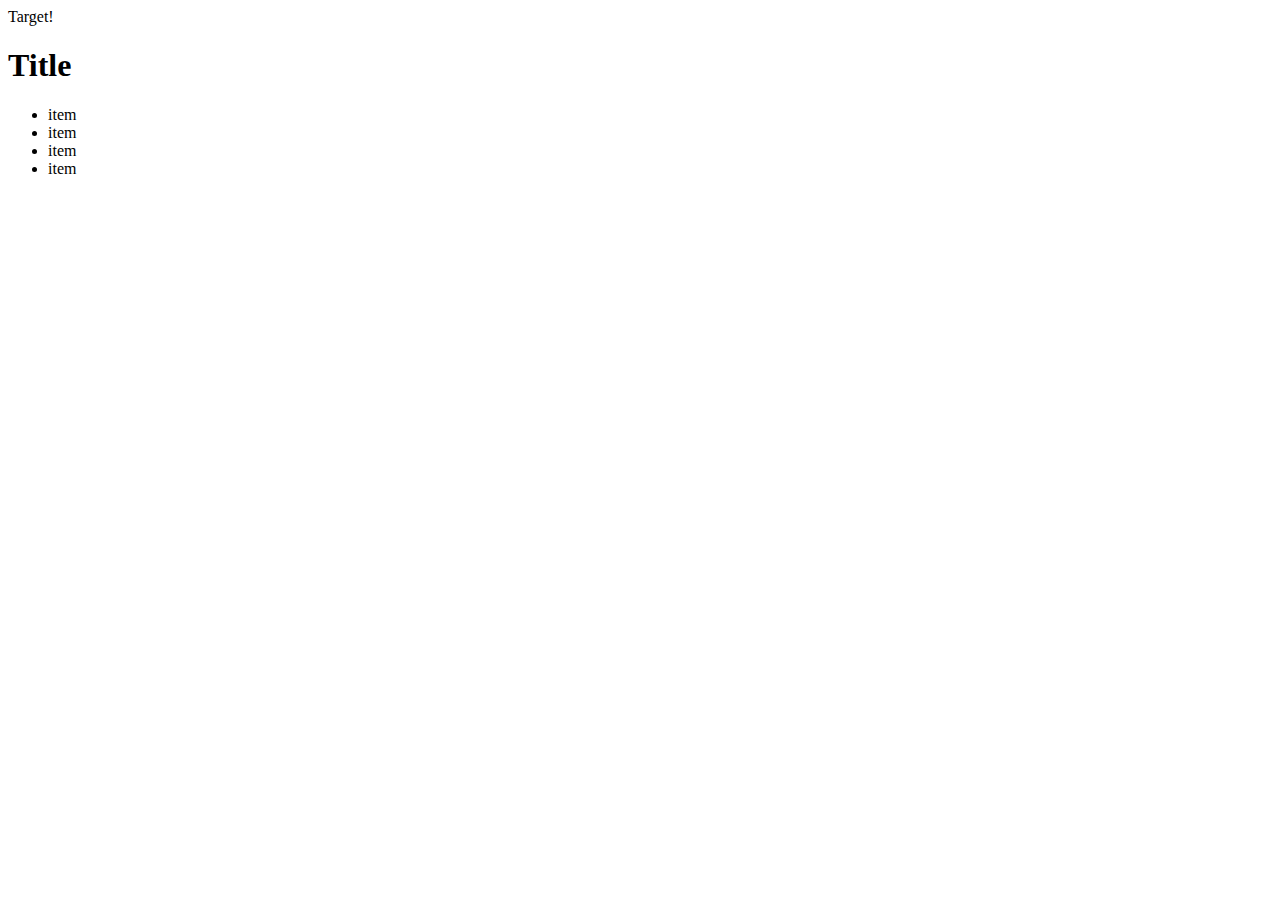
<file: Dotinstall/JavaScriptBasics/index.html>
<!DOCTYPE html>
<html lang=ja>
	<head>
		<meta charset="utf-8">
		<title>Javascript Basics</title>
	</head>
	<body>
		<!-- <script src="js/main.js"></script> -->
		<!-- <script src="js/main2.js"></script> -->
		<script src="js/main3.js"></script>

		<div id="target">Target!</div>
		<h1>Title</h1>
		<ul>
			<li>item</li>
			<li>item</li>
			<li>item</li>
			<li>item</li>
		</ul>
	</body>
</html>
</file>
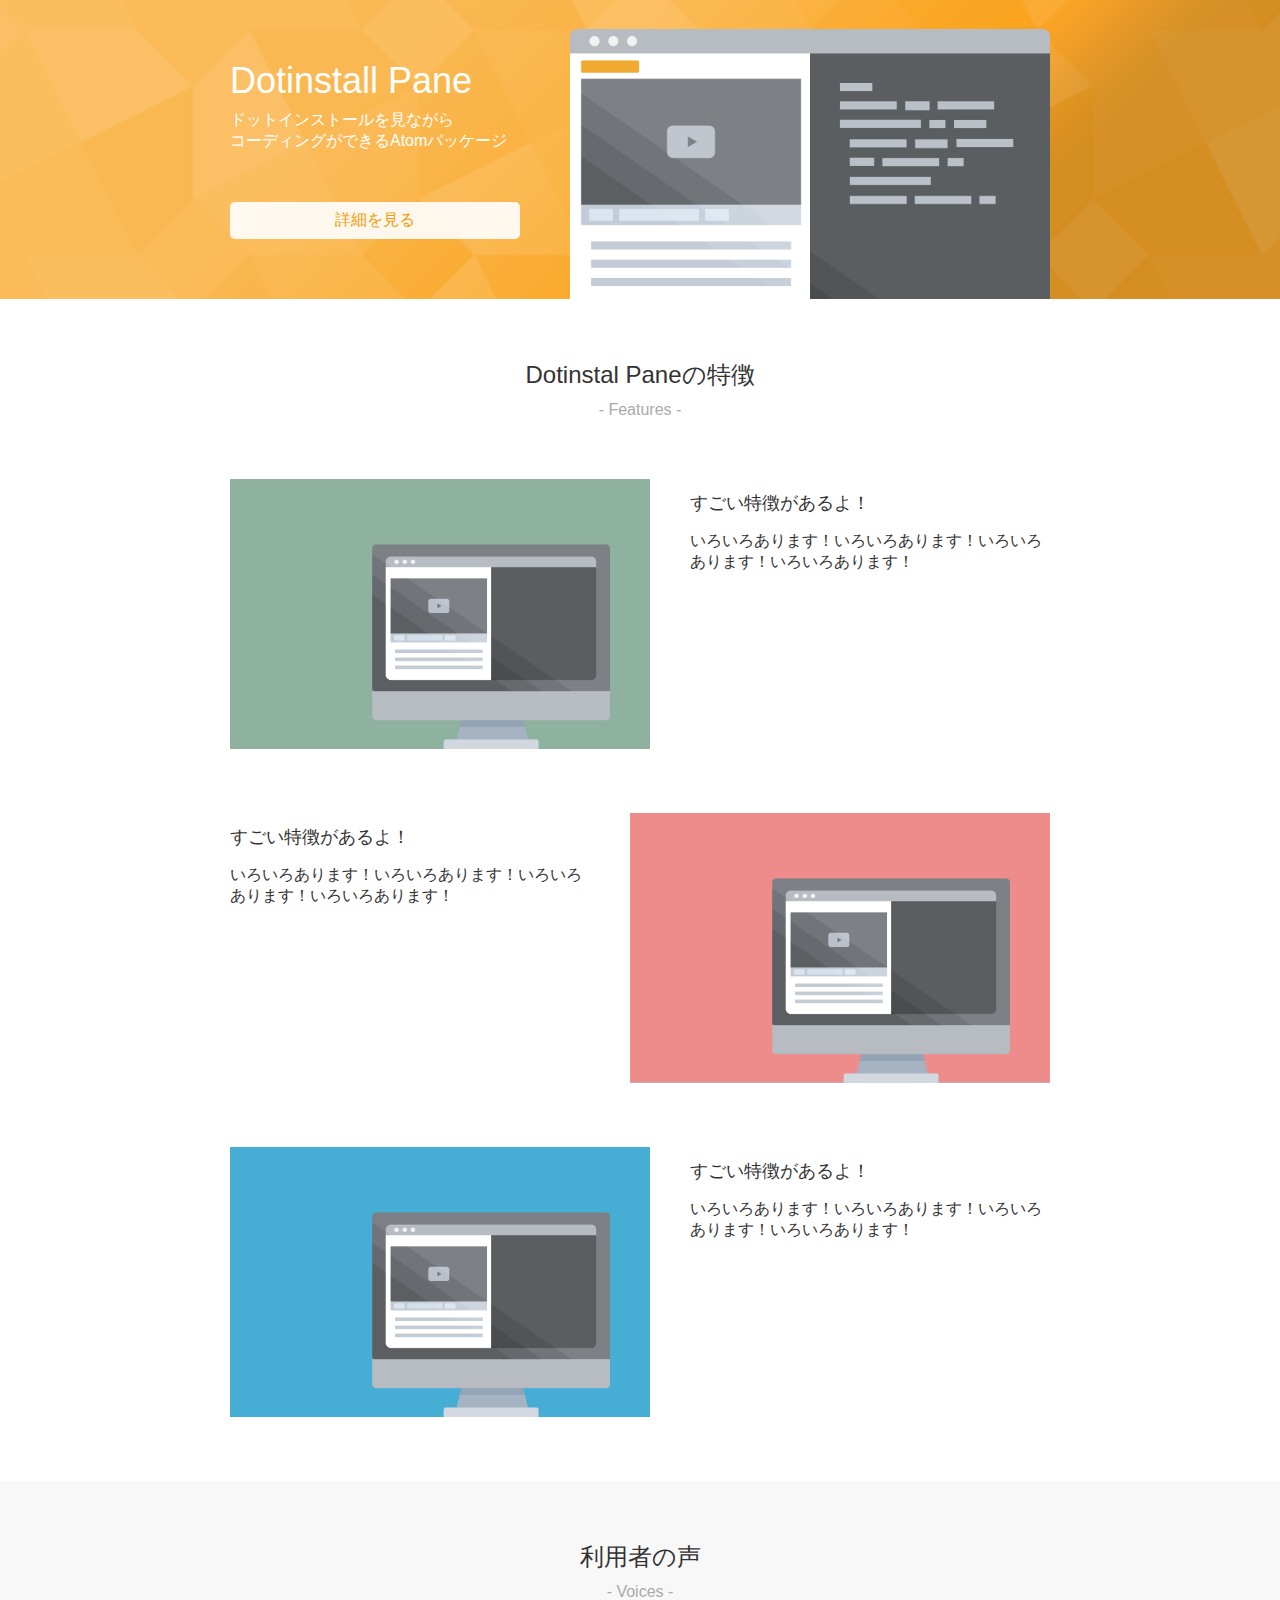
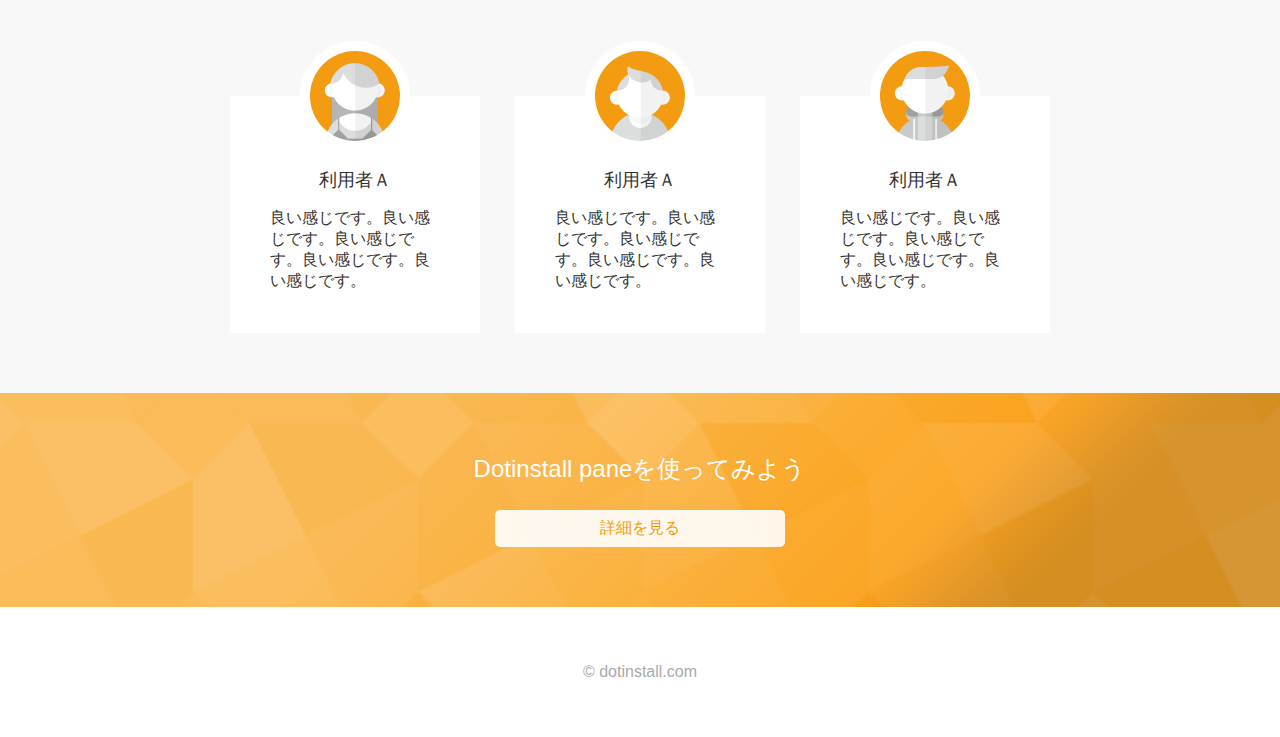
<file: Dotinstall/MyDotinstallPane/index.html>
<!DOCTYPE html>
<html lang="ja">
	<head>
		<meta charset="utf-8">
		<title>Dotinstal paneを使ってみよう</title>
		<link rel="icon" href="favicon.ico">
		<link rel="stylesheet" href="https://use.fontawesome.com/releases/v5.8.1/css/all.css" integrity="sha384-50oBUHEmvpQ+1lW4y57PTFmhCaXp0ML5d60M1M7uH2+nqUivzIebhndOJK28anvf" crossorigin="anonymous">
		<link rel="stylesheet" href="css/styles.css">
	</head>
	<body>
		<header class="orange-bg">
			<div class="container">
				<h1>Dotinstall Pane</h1>
				<p>
					ドットインストールを見ながら<br>
					コーディングができるAtomパッケージ
				</p>
				<a href="#" target="_blank" class="btn">
					詳細を見る
					<i class="fas fa-external-link-alt"></i>
				</a>
				<img src="img/top.png" width="480" height="270" alt="Dotinstal Paneの画像">
			</div>
		</header>

		<section class="features">
			<div class="container">
				<h1 data-subtitle="- Features -" class="section-title">Dotinstal Paneの特徴</h1>
				<section class="feature">
					<img src="img/feature1.png" width="420" height="270" alt="特徴1">
					<div class="desc">
						<h1>すごい特徴があるよ！</h1>
						<p>いろいろあります！いろいろあります！いろいろあります！いろいろあります！</p>
					</div>
				</section>

				<section class="feature">
					<img src="img/feature2.png" width="420" height="270" alt="特徴2">
					<div class="desc">
						<h1>すごい特徴があるよ！</h1>
						<p>いろいろあります！いろいろあります！いろいろあります！いろいろあります！</p>
					</div>
				</section>

				<section class="feature">
					<img src="img/feature3.png" width="420" height="270" alt="特徴3">
					<div class="desc">
						<h1>すごい特徴があるよ！</h1>
						<p>いろいろあります！いろいろあります！いろいろあります！いろいろあります！</p>
					</div>
				</section>
			</div>
		</section>

		<section class="voices">
			<div class="container">
				<h1 data-subtitle="- Voices -" class="section-title">利用者の声</h1>

				<div class="flex">
					<section class="voice">
						<img src="img/user1.png" width="90" height="90" alt="利用者Ａ">
						<h1>利用者Ａ</h1>
						<p>良い感じです。良い感じです。良い感じです。良い感じです。良い感じです。</p>
					</section>

					<section class="voice">
						<img src="img/user2.png" width="90" height="90" alt="利用者B">
						<h1>利用者Ａ</h1>
						<p>良い感じです。良い感じです。良い感じです。良い感じです。良い感じです。</p>
					</section>

					<section class="voice">
						<img src="img/user3.png" width="90" height="90" alt="利用者C">
						<h1>利用者Ａ</h1>
						<p>良い感じです。良い感じです。良い感じです。良い感じです。良い感じです。</p>
					</section>
				</div>
			</div>
		</section>

		<section class="call-to-action orange-bg">
			<div class="container">
				<h1 class="section-title">
					Dotinstall paneを使ってみよう
				</h1>
				<a href="#" target="_blank" class="btn">
					詳細を見る
					<i class="fas fa-external-link-alt"></i>
				</a>
			</div>
		</section>
		<footer>
			<p>&copy; dotinstall.com</p>
		</footer>
	</body>
</html>
</file>
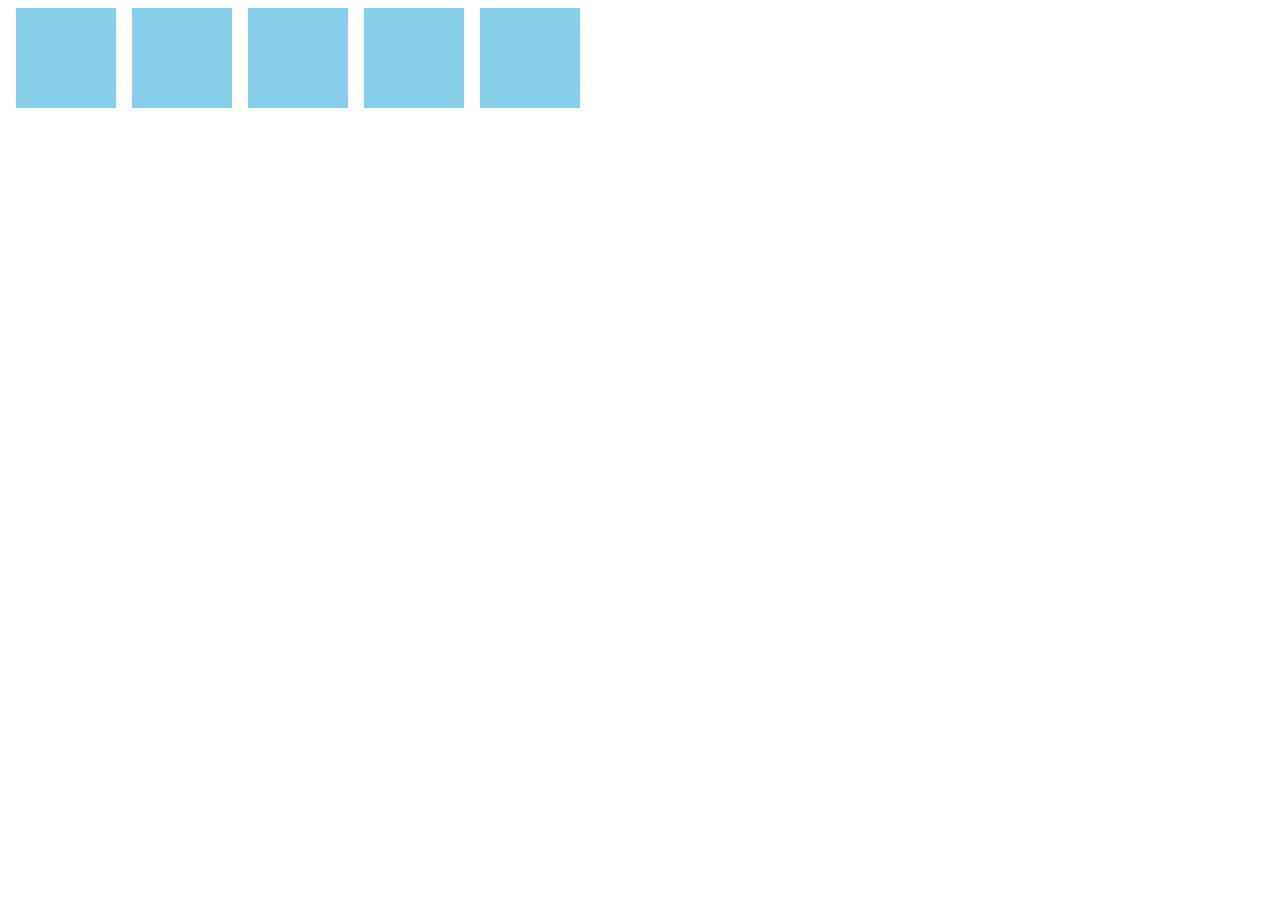
<file: Dotinstall/MyJSPractice/index.html>
<!DOCTYPE html>
<html lang=ja>
	<head>
		<meta charset="utf-8">
		<title>JavaScript Practice</title>
		<link rel="stylesheet" href="css/styles.css">
		<!-- <script type="text/javascript" src="js/main.js"></script> -->
	</head>
	<body>
		<script>
			'use strict'

			const num = 5;
			const winner = Math.floor(Math.random() * num); //0-4

			for( let i = 0; i<  num; i++){
				const div =document.createElement('div');
				div.classList.add('box');

				if( i === winner ){
					div.dataset.result = 'win';
				}else{
					div.dataset.result = 'lose';
				}

				div.addEventListener('click' , function(){
					if(div.dataset.result === 'win'){
						div.textContent = 'Win!';
						div.classList.add('win');
					}else{
						div.textContent = 'Lose!';
						div.classList.add('lose');
					}
					div.classList.toggle('circle');
				});

				document.body.appendChild(div);
			}
		</script>
	</body>
</html>
</file>
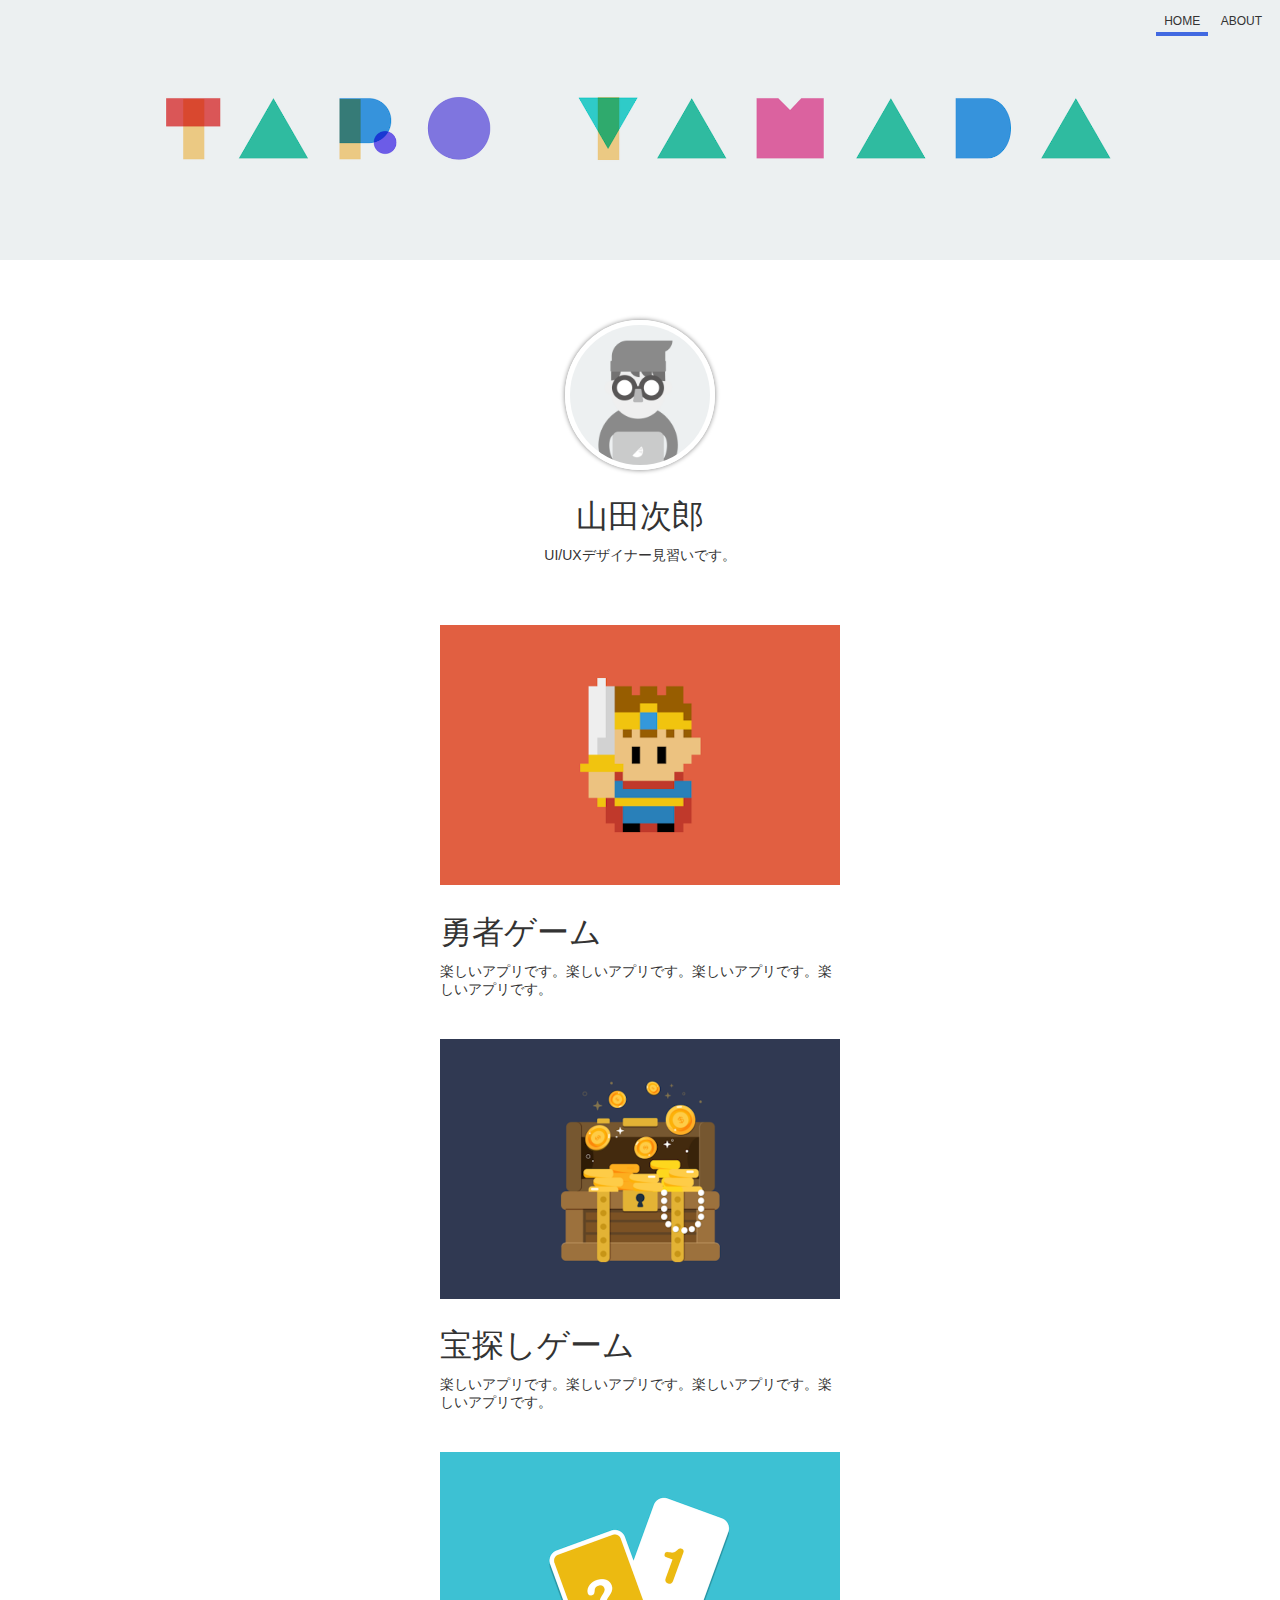
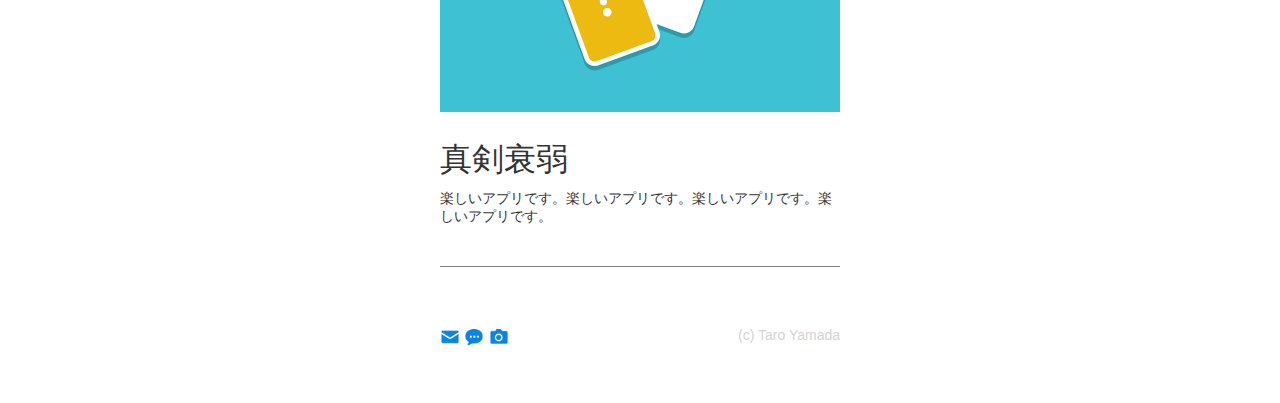
<file: Dotinstall/MyPortfolioProject/public/index.html>
<!DOCTYPE html>
<html lang="ja">
	<head>
		<meta charset="utf-8">
		<title>太郎のポートフォリオサイト</title>
		<link rel="icon" href="favicon.ico">
		<meta name="description" content="太郎のポートフォリオサイトです。">
	<!-- <style>
		h1{
			color: red;
		}
	</style> -->
	<link rel="stylesheet" href="css/styles.css">
	</head>
	<body>
		<header>
			<!--
				ol: (o)rdered (l)ist 【連番付きリスト】
				ul: (u)nordered (l)ist  【箇条書きリスト】
				li: (l)ist (i)tem
			-->
			<nav>
				<ul>
					<li class="current">
						<a href="index.html">HOME</a>
					</li>
					<li>
						<a href="about.html">ABOUT</a>
					</li>
				</ul>
			</nav>
		</header>

		<section>
			<img src="img/taro.png" width="140" height="140" alt="山田太郎のアイコン" class="icon">
			<h1>山田次郎	</h1>
			<p>UI/UXデザイナー見習いです。</p>

			<div class="works">
				<section>
					<img src="img/work1.png" width="400" height="260" alt="勇者ゲーム">
					<h1>勇者ゲーム</h1>
					<p>楽しいアプリです。楽しいアプリです。楽しいアプリです。楽しいアプリです。</p>
				</section>

				<section>
					<img src="img/work2.png" width="400" height="260" alt="宝探しゲーム">
					<h1>宝探しゲーム</h1>
					<p>楽しいアプリです。楽しいアプリです。楽しいアプリです。楽しいアプリです。</p>
				</section>

				<section>
					<img src="img/work3.png" width="400" height="260" alt="神経衰弱">
					<h1>真剣衰弱</h1>
					<p>楽しいアプリです。楽しいアプリです。楽しいアプリです。楽しいアプリです。</p>
				</section>
			</div>
		</section>

		<footer>
			<ul>
				<li>
					<a href="mailto:arataka248@gmail.com" target="_blank">
						<img src="img/mail.png" width="20" height="20" alt="メール送信">
					</a>
				</li>
				<li>
					<a href="https://dotinstall.com" target="_blank">
						<img src="img/blog.png" width="20" height="20" alt="ブログサイトへ">
					</a>
				</li>
				<li>
					<a href="https://dotinstall.com" target="_blank">
						<img src="img/photos.png" width="20" height="20" alt="写真サイトへ">
					</a>
				</li>
			</ul>
			<p>(c) Taro Yamada</p>
		</footer>
	</body>
</html>
</file>
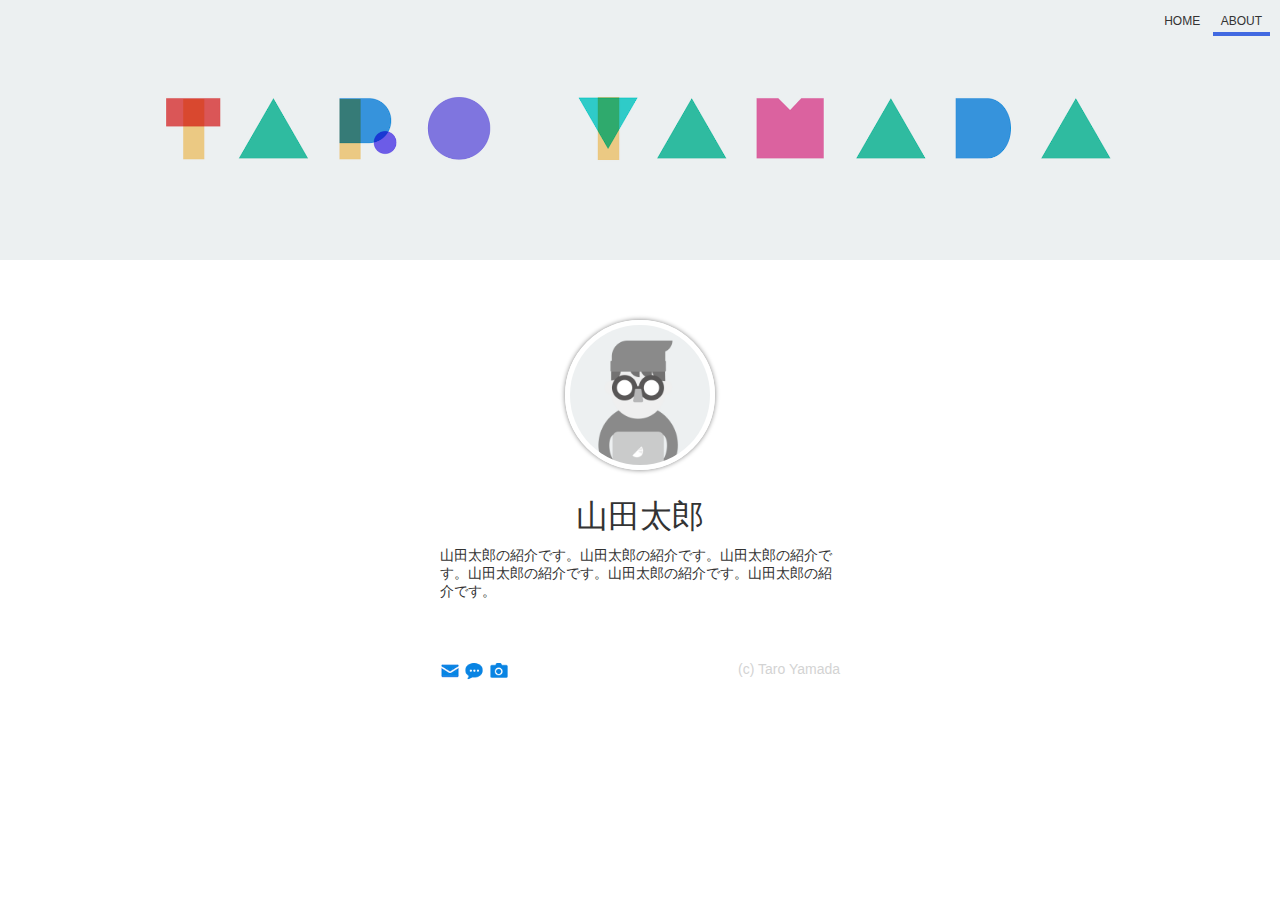
<file: Dotinstall/MyPortfolioProject/public/about.html>
<!DOCTYPE html>
<html lang="ja">
	<head>
		<meta charset="utf-8">
		<title>山田太郎について</title>
		<link rel="icon" href="favicon.ico">
		<meta name="description" content="山田太郎についてです。">
		<link rel="stylesheet" href="css/styles.css">
	</head>
	<body>
		<header>

			<nav>
				<ul>
					<li>
						<a href="index.html">HOME</a>
					</li>
					<li class="current">
						<a href="about.html">ABOUT</a>
					</li>
				</ul>
			</nav>
		</header>

		<section class="about">
			<img src="img/taro.png" width="140" height="140" alt="山田太郎のアイコン" class="icon">
			<h1>山田太郎</h1>
			<p>山田太郎の紹介です。山田太郎の紹介です。山田太郎の紹介です。山田太郎の紹介です。山田太郎の紹介です。山田太郎の紹介です。</p>

		</section>
		<footer>
			<ul>
				<li>
					<a href="mailto:arataka248@gmail.com" target="_blank">
						<img src="img/mail.png" width="20" height="20" alt="メール送信">
					</a>
				</li>
				<li>
					<a href="https://dotinstall.com" target="_blank">
						<img src="img/blog.png" width="20" height="20" alt="ブログサイトへ">
					</a>
				</li>
				<li>
					<a href="https://dotinstall.com" target="_blank">
						<img src="img/photos.png" width="20" height="20" alt="写真サイトへ">
					</a>
				</li>
			</ul>
			<p>(c) Taro Yamada</p>
		</footer>
	</body>
</html>
</file>
<file: Dotinstall/MyDotinstallPane/css/styles.css>
body{
	font-size: 16px;
	font-family: Verdana, sans-serif;
	color: #333;
	margin:0;
}

.container{
	width: 820px;
	margin: 0 auto;
	padding: 60px 0;
}

.orange-bg{
	color: #FFF;
	background: url(../img/bg.png);
	background-size: cover;
}

.section-title{
	text-align: center;
	font-weight: normal;
	font-size: 24px;
	margin-bottom: 60px;
	margin-top: 0;
}

.section-title::after{
	content: attr(data-subtitle);
	display: block;
	font-size: 16px;
	color: #aaa;
	padding-top: 10px;
}

.btn{
	display: inline-block;
	width: 290px;
	background: #FFF;
	color: #F39800;
	text-align: center;
	text-decoration: none;
	padding: 8px 0;
	border-radius: 5px;
	opacity: 0.9;
}

.bnt:hover{
	opacity: 1.0;
}

/* header */

header h1{
	margin-top: 0;
	font-weight: normal;
	font-size: 36px;
	margin-bottom: 8px;
}

header p{
	margin-top: 0;
	margin-bottom: 50px;
}

header .container{
	/* background-color: pink; */
	position: relative;
}

header img{
	position: absolute;
	bottom: 0;
	right: 0;
}

/* features */

.feature h1{
	font-weight: normal;
	font-size: 18px;
}

.feature .desc{
	width: 360px;
}

.feature:nth-of-type(odd) .desc{
	float: right;
	padding-left: 40px;
}

.feature:nth-of-type(even) .desc{
	float: left;
	padding-right: 40px;
}

.feature:not(:last-child){
	margin-bottom: 60px;
}

.feature{
	overflow: hidden;
}

/* voices */

.voices{
	background: #F8F8F8;
}

.voices .flex{
	display: flex;
	justify-content: space-between;
}

.voice{
	width: 250px;
	background: #FFF;
	position: relative;
	box-sizing: border-box;
	padding: 60px 40px 25px;
}

.voice img{
	border-radius: 50%;
	border: 10px solid #FFF;
	position: absolute;
	left: 0;
	right: 0;
	margin:0 auto;
	top: -55px;
}

.voice h1{
	text-align: center;
	font-size: 18px;
	font-weight: normal;
}

.voices .section-title{
	margin-bottom: 95px;
}

/* call-to-action */

.call-to-action{
	text-align: center;
}

.call-to-action .section-title{
	margin-bottom: 15px;
}

/* footer */

footer{
	padding: 40px 0;
	text-align: center;
	color: #aaa;
}
</file>
<file: Dotinstall/MyJSPractice/css/styles.css>
body{
	display: flex;
	flex-wrap: wrap;
}

.box{
	width: 100px;
	height: 100px;
	background: skyblue;
	cursor: pointer;
	transition: 0.8s;
	margin: 0 8px;
	text-align: center;
	line-height: 100px;
}

.win{
	background: pink;
	border-radius: 50%;
	transform: rotate(360deg);
}

.lose{
	transform: scale(0.9);
}
</file>
<file: Dotinstall/MyPortfolioProject/public/css/styles.css>
body{
	/* color: red;
	color: rgb(0, 255, 0);
	color:#0000FF;
	color: #00F; */
	color: #333;
	font-family: Verdana ,sans-serif;
	margin: 0;
}

header{
	/* background-color: pink; */
	text-align: right;
	padding: 10px;
	background-image: url(../img/header.png);
	height: 240px;
	background-size: cover;
	background-position: 50% 50%;
	margin-bottom: 60px;
}

header ul{
	margin: 0;
	padding: 0;
	list-style-type: none;
}

header li{
	display: inline-block;
	padding: 4px 8px;
	font-size: 12px;
}

header li > a{
	text-decoration: none;
	color: inherit;
}

header li >  a:hover{
	color: royalblue;
}

.current{
	border-bottom: 4px solid royalblue;
}

section{
	text-align: center;
}

section h1{
	font-weight: normal;
	margin-bottom: 8px;
}

section p{
	font-size: 14px;
	margin-top: 0;
}

/* section > img */

.icon{
	/* border-radius: 70px; */
	border-radius: 50%;
	/* border-color:pink;
	border-width: 5px;
	border-style: solid; */
	/* border: 5px solid pink; */
	border: 5px solid white;
	/* box-shadow:  x y blur color*/
	/* box-shadow: 10px 10px 5px black; */
	box-shadow: 0px 0px 5px gray;
}

.works{
	width: 400px;
	/* margin-left: auto;
	margin-right: auto; */
	margin: 60px auto;
	border-bottom: 1px solid gray;
}

.works > section{
	margin-bottom: 40px;
}

.works h1 ,
.works p{
	text-align: left;
}

footer{
	width: 400px;
	margin: 0 auto 60px;
}

footer ul{
	margin: 0;
	padding: 0;
	list-style-type: none;
	float: left;
}

footer li{
	display: inline-block;
}

footer li >  a:hover{
	opacity: 0.6;
}
footer p{
	color: lightgray;
	font-size: 14px;
	text-align: right;
}

.about{
	width: 400px;
	margin: 0 auto 60px;
}

.about p{
	text-align: left;
}
</file>
